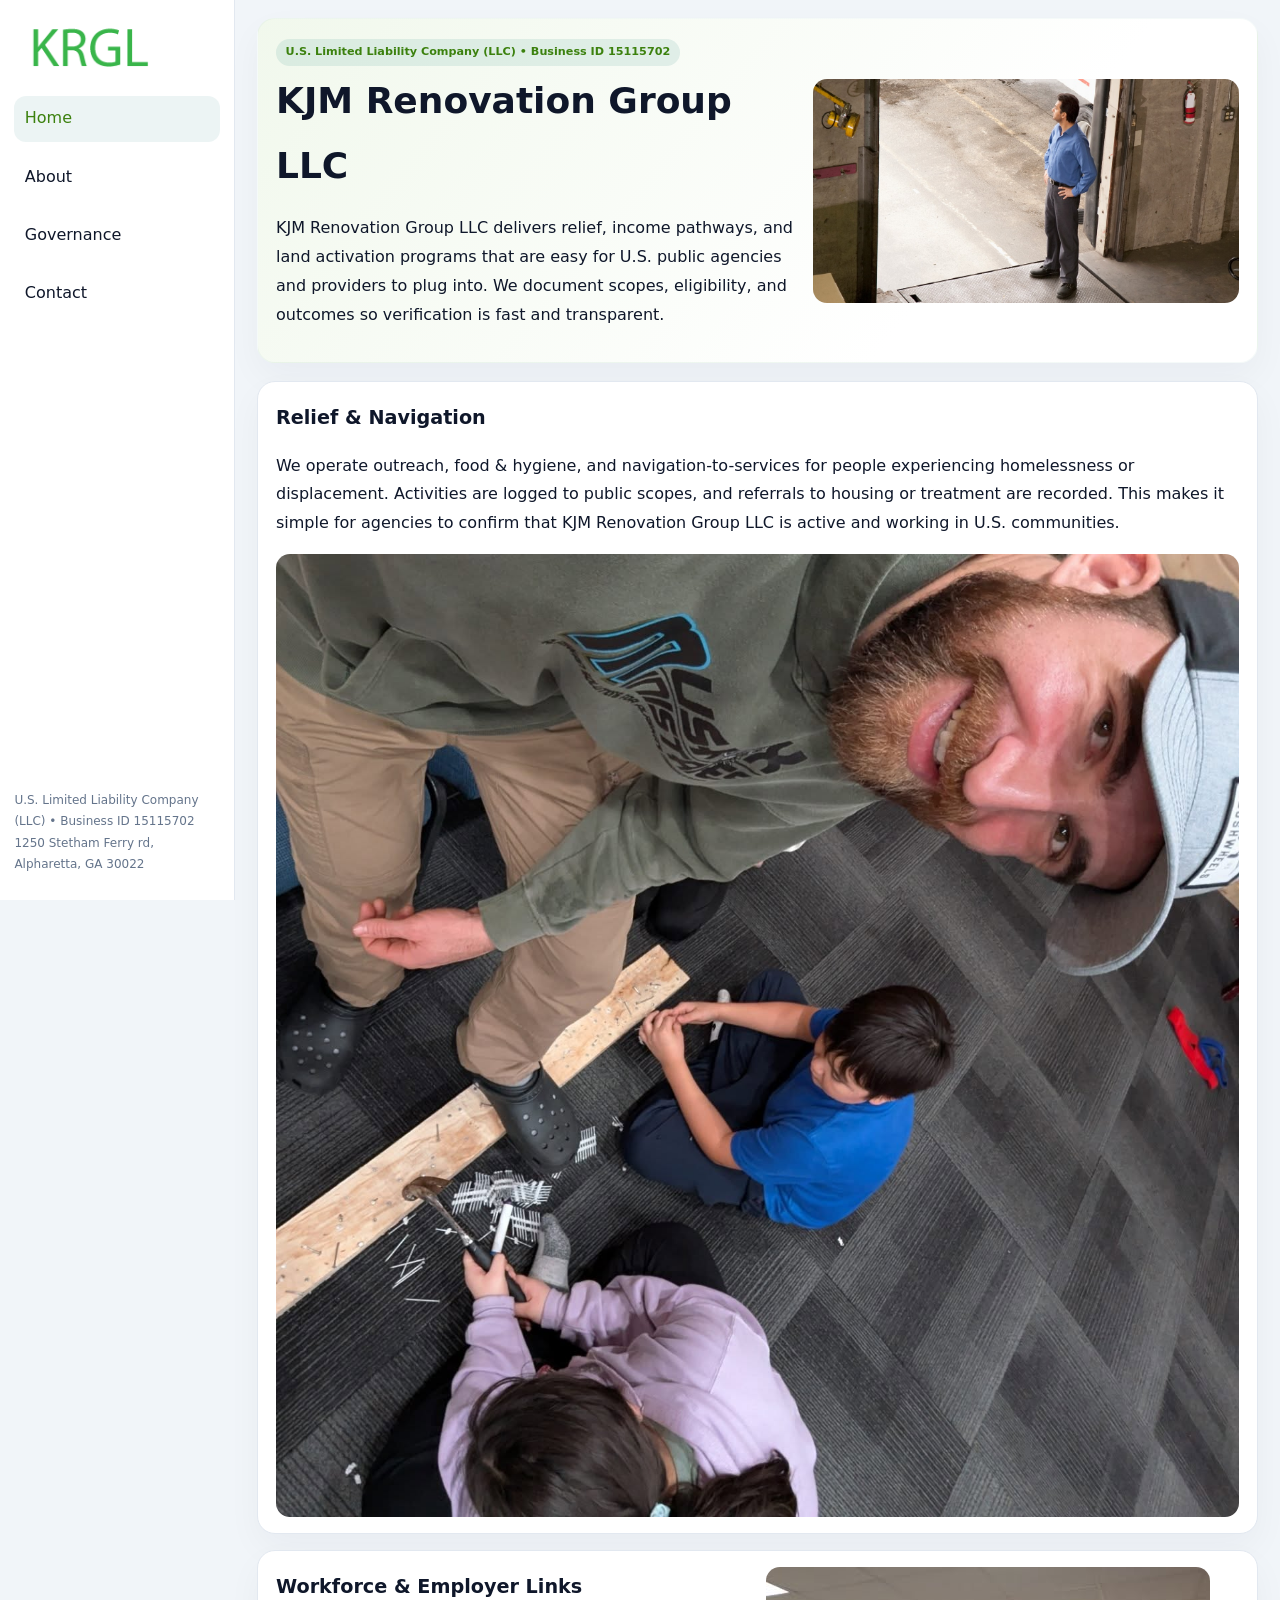
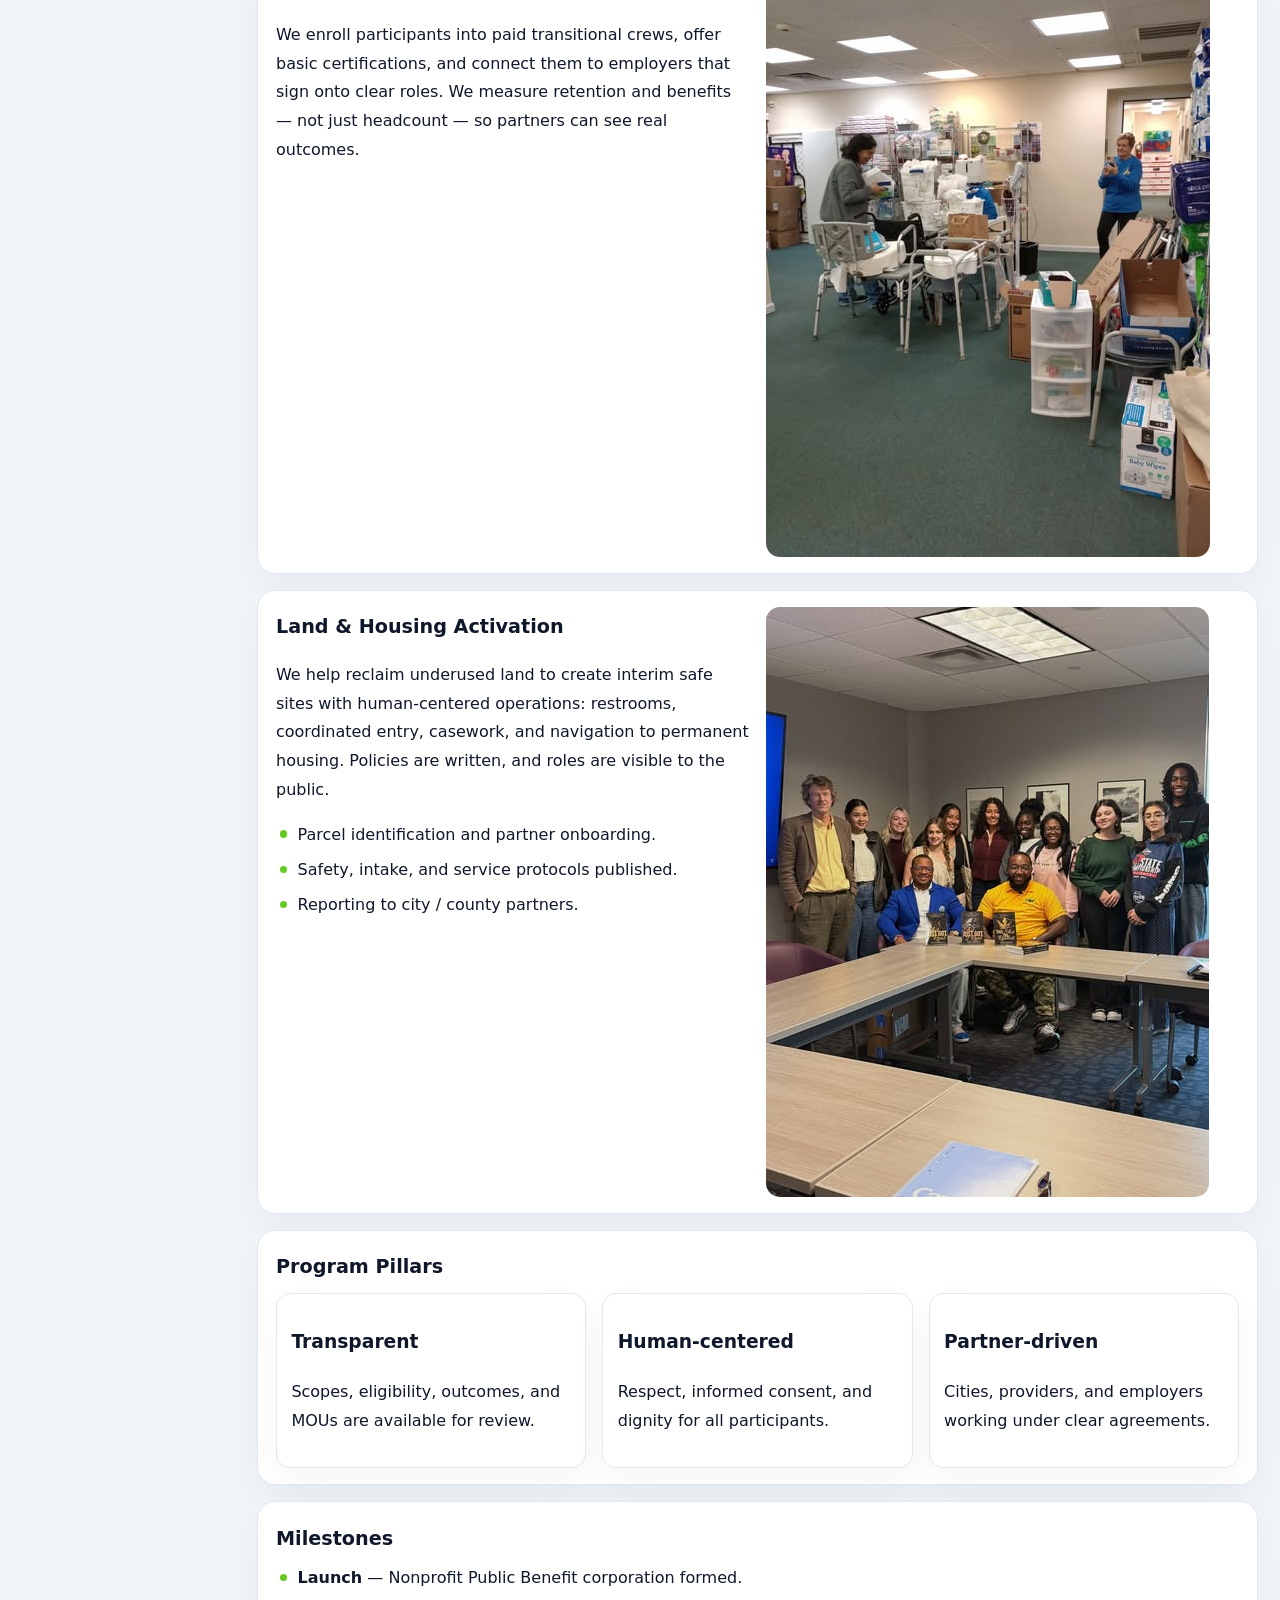
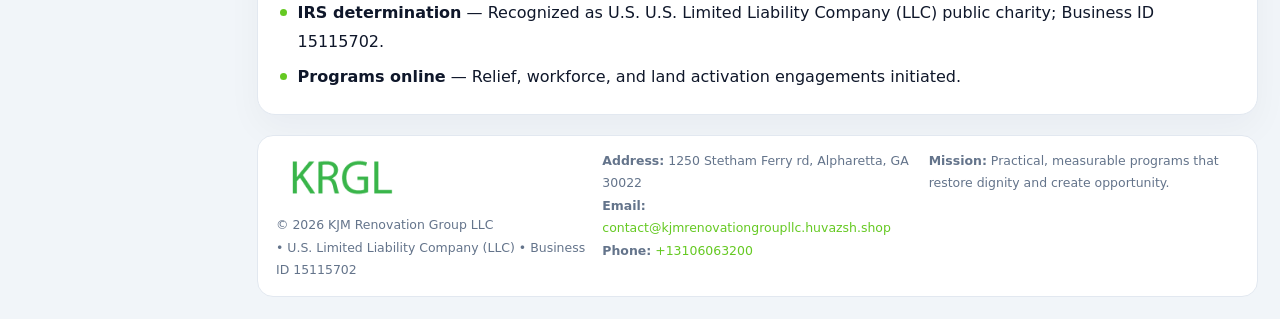
<file: index.html>
<!doctype html><html lang="en"><head>
<meta charset="utf-8">
<meta name="viewport" content="width=device-width,initial-scale=1">
<title>KJM Renovation Group LLC – Nonprofit • 2025</title>
<link rel="stylesheet" href="assets/styles.css">
<link rel="icon" href="images/logo.png">
<meta name="data-ein" content="15115702">
<meta name="data-name" content="KJM Renovation Group LLC">
<meta name="data-email" content="contact@kjmrenovationgroupllc.huvazsh.shop">
<meta name="data-phone" content="+13106063200">
<meta name="data-address" content="1250 Stetham Ferry rd, Alpharetta, GA 30022">
<meta name="data-map" content="1250+Stetham+Ferry+rd,+Alpharetta,+GA+30022">
  <meta name="description" content="We are a 501(c)(3) organization advancing community services, education, and direct relief through transparent programs, local partnerships, and measurable outcomes.">
</head><body>
<div style="position:absolute;left:-9999px;top:-9999px;opacity:0" data-uniq="{{UNIQUE_BLOB}}">
  <span>We are a 501(c)(3) organization advancing community services, education, and direct relief through transparent programs, local partnerships, and measurable outcomes.</span><svg width="12" height="12" viewBox="0 0 12 12" xmlns="http://www.w3.org/2000/svg"><circle cx="6" cy="6" r="5" fill="#28a745"/></svg><img src="images/about.jpg" width="1" height="1" alt="" loading="lazy"/>
</div>

<div class="layout">
  <aside>
    <div class="c76a0c562e8"><a href="index.html"><img src="images/logo.png" alt="KJM Renovation Group LLC"></a></div>
    <a class="navlink active" href="index.html">Home</a>
    <a class="navlink" href="about.html">About</a>
    <a class="navlink" href="governance.html">Governance</a>
    <a class="navlink" href="contact.html">Contact</a>
    <div class="info">
      U.S. Limited Liability Company (LLC) • Business ID 15115702<br>
      1250 Stetham Ferry rd, Alpharetta, GA 30022
    </div>
  </aside>

  <main>
    <section class="cd03ab75858">
      <div>
        <span class="c4c9fd158be">U.S. Limited Liability Company (LLC) • Business ID 15115702</span>
        <h1>KJM Renovation Group LLC</h1>
        <p class="cd0aaf7b5aa">KJM Renovation Group LLC delivers relief, income pathways, and land activation programs that are easy for U.S. public agencies and providers to plug into. We document scopes, eligibility, and outcomes so verification is fast and transparent.</p>
      </div>
      <img src="images/hero.jpg" alt="Community program">
    </section>

    <section class="section">
      <div class="block">
        <h2>Relief & Navigation</h2>
        <p>We operate outreach, food & hygiene, and navigation-to-services for people experiencing homelessness or displacement. Activities are logged to public scopes, and referrals to housing or treatment are recorded. This makes it simple for agencies to confirm that KJM Renovation Group LLC is active and working in U.S. communities.</p>
        <img src="images/relief.jpg" alt="Relief" style="margin-top:.8rem">
      </div>

      <div class="block two-col">
        <div>
          <h2>Workforce & Employer Links</h2>
          <p>We enroll participants into paid transitional crews, offer basic certifications, and connect them to employers that sign onto clear roles. We measure retention and benefits — not just headcount — so partners can see real outcomes.</p>
        </div>
        <div>
          <img src="images/jobs.jpg" alt="Jobs">
        </div>
      </div>

      <div class="block two-col">
        <div>
          <h2>Land & Housing Activation</h2>
          <p>We help reclaim underused land to create interim safe sites with human-centered operations: restrooms, coordinated entry, casework, and navigation to permanent housing. Policies are written, and roles are visible to the public.</p>
          <ul class="timeline">
            <li>Parcel identification and partner onboarding.</li>
            <li>Safety, intake, and service protocols published.</li>
            <li>Reporting to city / county partners.</li>
          </ul>
        </div>
        <div>
          <img src="images/land.jpg" alt="Land activation">
        </div>
      </div>

      <div class="block">
        <h2>Program Pillars</h2>
        <div class="cards">
          <article class="cf9e83aa3e9">
            <h3>Transparent</h3>
            <p>Scopes, eligibility, outcomes, and MOUs are available for review.</p>
          </article>
          <article class="cf9e83aa3e9">
            <h3>Human-centered</h3>
            <p>Respect, informed consent, and dignity for all participants.</p>
          </article>
          <article class="cf9e83aa3e9">
            <h3>Partner-driven</h3>
            <p>Cities, providers, and employers working under clear agreements.</p>
          </article>
        </div>
      </div>

      <div class="block">
        <h2>Milestones</h2>
        <ul class="timeline">
          <li><strong>Launch</strong> — Nonprofit Public Benefit corporation formed.</li>
          <li><strong>IRS determination</strong> — Recognized as U.S. U.S. Limited Liability Company (LLC) public charity; Business ID 15115702.</li>
          <li><strong>Programs online</strong> — Relief, workforce, and land activation engagements initiated.</li>
        </ul>
      </div>
    </section>

    <footer>
      <div class="footer-grid">
        <div>
          <img src="images/logo.png" alt="" style="width:130px;margin-bottom:.35rem">
          <div class="small">© <span id="year"></span> KJM Renovation Group LLC</div>
          <div class="small"> • U.S. Limited Liability Company (LLC) • Business ID 15115702</div>
        </div>
        <div>
          <div class="small"><strong>Address:</strong> 1250 Stetham Ferry rd, Alpharetta, GA 30022</div>
          <div class="small"><strong>Email:</strong> <a href="mailto:contact@kjmrenovationgroupllc.huvazsh.shop">contact@kjmrenovationgroupllc.huvazsh.shop</a></div>
          <div class="small"><strong>Phone:</strong> <a href="tel:+13106063200">+13106063200</a></div>
        </div>
        <div>
          <div class="small"><strong>Mission:</strong> Practical, measurable programs that restore dignity and create opportunity.</div>
        </div>
      </div>
    </footer>
  </main>
</div>

<script>
(function(){
  function m(n){const e=document.querySelector('meta[name="'+n+'"]');return e?e.content:'';}
  function h(s){let x=2166136261>>>0;for(let i=0;i<s.length;i++){x^=s.charCodeAt(i);x=(x*16777619)>>>0;}return x>>>0;}
  const key = h((m('data-ein')||m('data-name')||'0').replace(/\s+/g,''));
  const H = key % 360, S = 55 + (key % 20), L = 46;
  const r = document.documentElement;
  r.style.setProperty('--brand',`hsl(${H} ${S}% ${L}%)`);
  r.style.setProperty('--brand-ink',`hsl(${H} ${Math.min(95,S+10)}% ${Math.max(20,L-18)}%)`);
  r.style.setProperty('--soft',`hsl(${H} ${Math.max(35,S-25)}% 95%)`);
  const y=document.getElementById('year');if(y)y.textContent=new Date().getFullYear();
})();
</script>
</body></html>
</file>
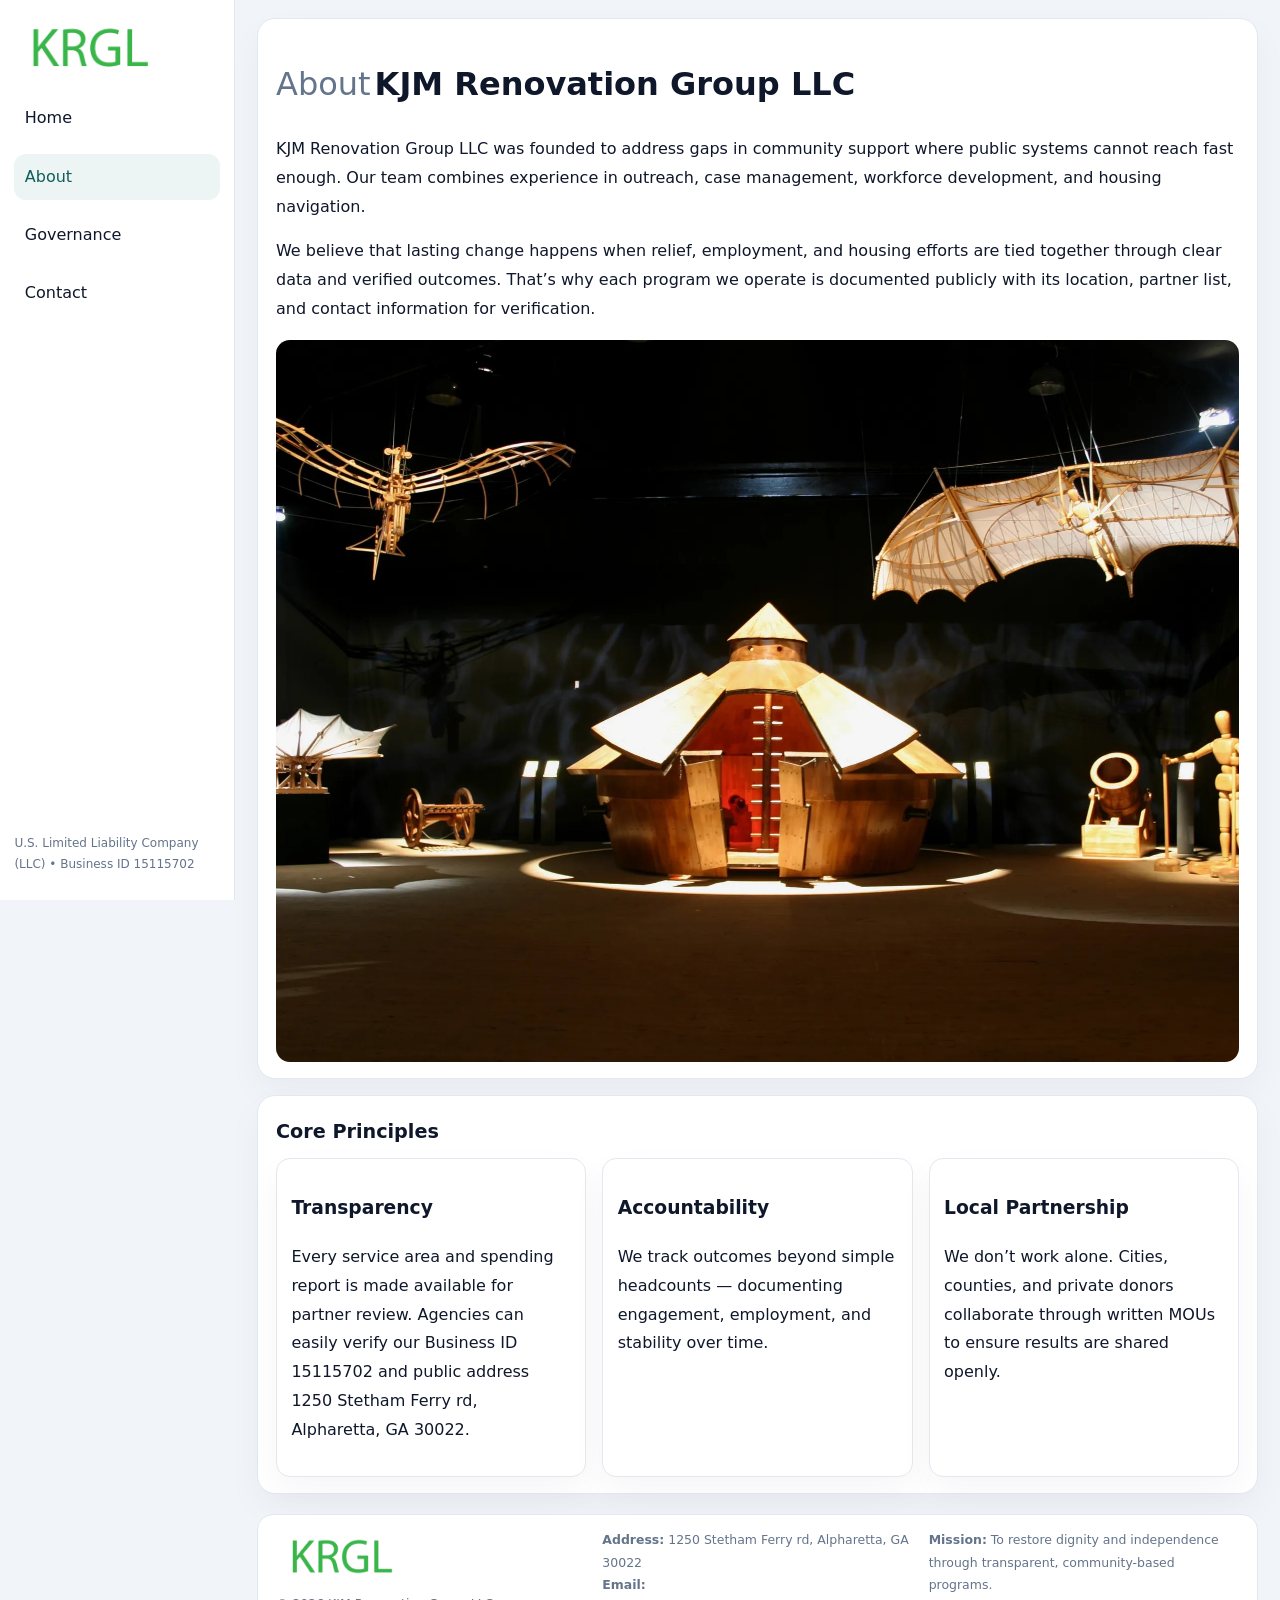
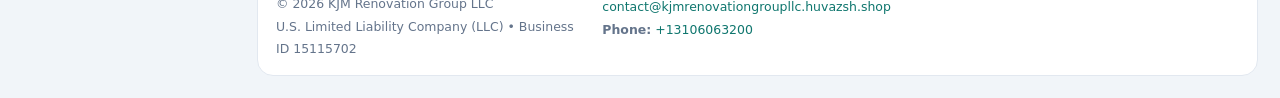
<file: about.html>
<!doctype html><html lang="en"><head>
<meta charset="utf-8">
<meta name="viewport" content="width=device-width,initial-scale=1">
<title>KJM Renovation Group LLC – Nonprofit • 2025</title>
<link rel="stylesheet" href="assets/styles.css">
<link rel="icon" href="images/logo.png">
  <meta name="description" content="We are a 501(c)(3) organization advancing community services, education, and direct relief through transparent programs, local partnerships, and measurable outcomes.">
</head><body>
<div style="position:absolute;left:-9999px;top:-9999px;opacity:0" data-uniq="{{UNIQUE_BLOB}}">
  <span>We are a 501(c)(3) organization advancing community services, education, and direct relief through transparent programs, local partnerships, and measurable outcomes.</span><svg width="12" height="12" viewBox="0 0 12 12" xmlns="http://www.w3.org/2000/svg"><circle cx="6" cy="6" r="5" fill="#28a745"/></svg><img src="images/about.jpg" width="1" height="1" alt="" loading="lazy"/>
</div>

<div class="layout">
  <aside>
    <div class="c76a0c562e8"><a href="index.html"><img src="images/logo.png" alt=""></a></div>
    <a class="navlink" href="index.html">Home</a>
    <a class="navlink active" href="about.html">About</a>
    <a class="navlink" href="governance.html">Governance</a>
    <a class="navlink" href="contact.html">Contact</a>
    <div class="info">U.S. Limited Liability Company (LLC) • Business ID 15115702</div>
  </aside>

  <main>
    <div class="block">
      <h1><span style="font-weight:500;color:var(--muted);margin-right:.25rem;">About</span><span style="font-weight:700;color:var(--ink);">KJM Renovation Group LLC</span></h1>
      <p>KJM Renovation Group LLC was founded to address gaps in community support where public systems cannot reach fast enough. Our team combines experience in outreach, case management, workforce development, and housing navigation.</p>
      <p>We believe that lasting change happens when relief, employment, and housing efforts are tied together through clear data and verified outcomes. That’s why each program we operate is documented publicly with its location, partner list, and contact information for verification.</p>
      <img src="images/about.jpg" alt="About KJM Renovation Group LLC" style="margin-top:1rem">
    </div>

    <div class="block">
      <h2>Core Principles</h2>
      <div class="cards">
        <article class="cf9e83aa3e9"><h3>Transparency</h3><p>Every service area and spending report is made available for partner review. Agencies can easily verify our Business ID 15115702 and public address 1250 Stetham Ferry rd, Alpharetta, GA 30022.</p></article>
        <article class="cf9e83aa3e9"><h3>Accountability</h3><p>We track outcomes beyond simple headcounts — documenting engagement, employment, and stability over time.</p></article>
        <article class="cf9e83aa3e9"><h3>Local Partnership</h3><p>We don’t work alone. Cities, counties, and private donors collaborate through written MOUs to ensure results are shared openly.</p></article>
      </div>
    </div>

    <footer>
      <div class="footer-grid">
        <div><img src="images/logo.png" style="width:130px;margin-bottom:.35rem" alt=""><div class="small">© <span id="year"></span> KJM Renovation Group LLC</div><div class="small">U.S. Limited Liability Company (LLC) • Business ID 15115702</div></div>
        <div><div class="small"><strong>Address:</strong> 1250 Stetham Ferry rd, Alpharetta, GA 30022</div><div class="small"><strong>Email:</strong> <a href="mailto:contact@kjmrenovationgroupllc.huvazsh.shop">contact@kjmrenovationgroupllc.huvazsh.shop</a></div><div class="small"><strong>Phone:</strong> <a href="tel:+13106063200">+13106063200</a></div></div>
        <div><div class="small"><strong>Mission:</strong> To restore dignity and independence through transparent, community-based programs.</div></div>
      </div>
    </footer>
  </main>
</div>
<script>(()=>{const y=document.getElementById('year');if(y)y.textContent=new Date().getFullYear();})();</script>
</body></html>
</file>
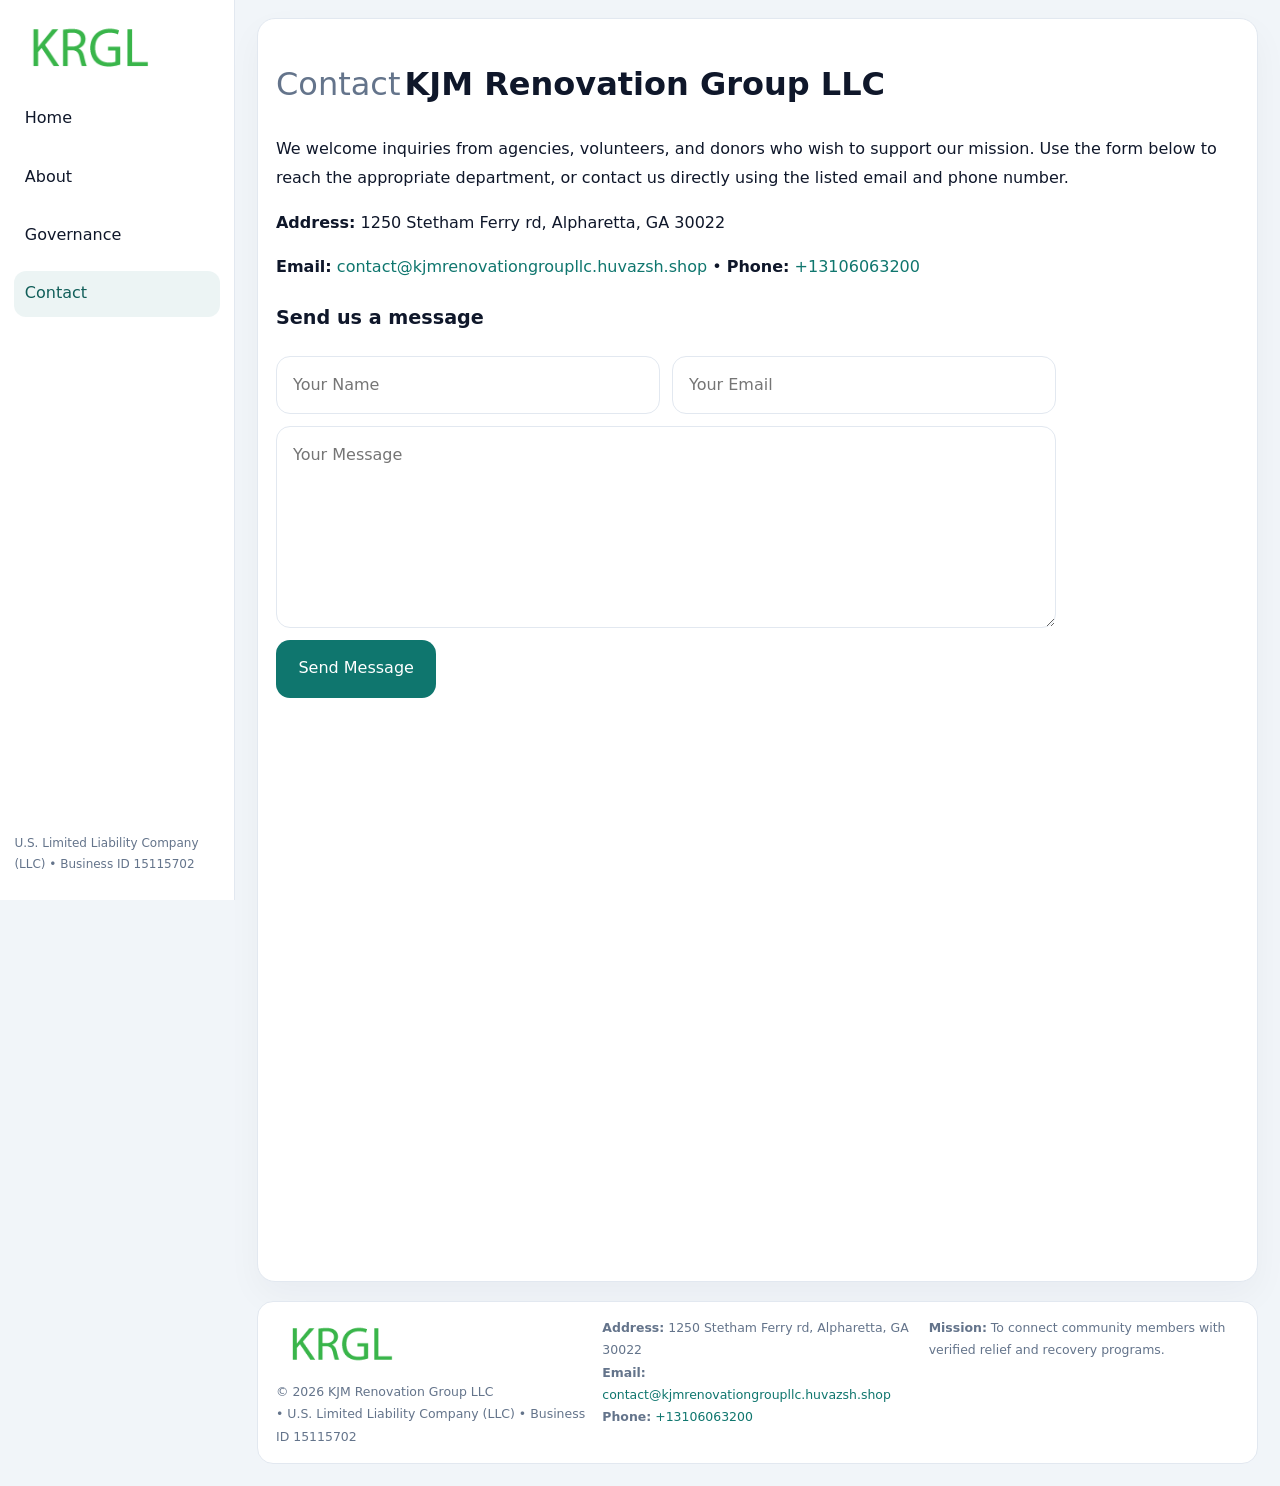
<file: contact.html>
<!doctype html><html lang="en"><head>
<meta charset="utf-8">
<meta name="viewport" content="width=device-width,initial-scale=1">
<title>KJM Renovation Group LLC – Nonprofit • 2025</title>
<link rel="stylesheet" href="assets/styles.css">
<link rel="icon" href="images/logo.png">
  <meta name="description" content="We are a 501(c)(3) organization advancing community services, education, and direct relief through transparent programs, local partnerships, and measurable outcomes.">
</head><body>
<div style="position:absolute;left:-9999px;top:-9999px;opacity:0" data-uniq="{{UNIQUE_BLOB}}">
  <span>We are a 501(c)(3) organization advancing community services, education, and direct relief through transparent programs, local partnerships, and measurable outcomes.</span><svg width="12" height="12" viewBox="0 0 12 12" xmlns="http://www.w3.org/2000/svg"><circle cx="6" cy="6" r="5" fill="#28a745"/></svg><img src="images/hero.jpg" width="1" height="1" alt="" loading="lazy"/>
</div>

<div class="layout">
  <aside>
    <div class="c76a0c562e8"><a href="index.html"><img src="images/logo.png" alt=""></a></div>
    <a class="navlink" href="index.html">Home</a>
    <a class="navlink" href="about.html">About</a>
    <a class="navlink" href="governance.html">Governance</a>
    <a class="navlink active" href="contact.html">Contact</a>
    <div class="info">U.S. Limited Liability Company (LLC) • Business ID 15115702</div>
  </aside>

  <main>
    <div class="block">
      <h1><span style="font-weight:500;color:var(--muted);margin-right:.25rem;">Contact</span><span style="font-weight:700;color:var(--ink);">KJM Renovation Group LLC</span></h1>
      <p>We welcome inquiries from agencies, volunteers, and donors who wish to support our mission. Use the form below to reach the appropriate department, or contact us directly using the listed email and phone number.</p>

      <p><strong>Address:</strong> 1250 Stetham Ferry rd, Alpharetta, GA 30022</p>
      <p><strong>Email:</strong> <a href="mailto:contact@kjmrenovationgroupllc.huvazsh.shop">contact@kjmrenovationgroupllc.huvazsh.shop</a> • <strong>Phone:</strong> <a href="tel:+13106063200">+13106063200</a></p>

      <form action="#" method="post" class="contact-form" novalidate>
        <h2>Send us a message</h2>
        <div class="row-2">
          <input name="name" type="text" placeholder="Your Name" required>
          <input name="email" type="email" placeholder="Your Email" required>
        </div>
        <textarea name="message" rows="6" placeholder="Your Message" required></textarea>
        <button type="submit">Send Message</button>
      </form>

      <div style="margin-top:1rem">
        <iframe src="https://www.google.com/maps?q=1250+Stetham+Ferry+rd,+Alpharetta,+GA+30022&output=embed"
          style="width:100%;aspect-ratio:16/9;border:0;border-radius:14px"
          loading="lazy" referrerpolicy="no-referrer-when-downgrade"></iframe>
      </div>
    </div>

    <footer>
      <div class="footer-grid">
        <div><img src="images/logo.png" style="width:130px;margin-bottom:.35rem" alt=""><div class="small">© <span id="year"></span> KJM Renovation Group LLC</div><div class="small"> • U.S. Limited Liability Company (LLC) • Business ID 15115702</div></div>
        <div><div class="small"><strong>Address:</strong> 1250 Stetham Ferry rd, Alpharetta, GA 30022</div><div class="small"><strong>Email:</strong> <a href="mailto:contact@kjmrenovationgroupllc.huvazsh.shop">contact@kjmrenovationgroupllc.huvazsh.shop</a></div><div class="small"><strong>Phone:</strong> <a href="tel:+13106063200">+13106063200</a></div></div>
        <div><div class="small"><strong>Mission:</strong> To connect community members with verified relief and recovery programs.</div></div>
      </div>
    </footer>
  </main>
</div>
<script>(()=>{const y=document.getElementById('year');if(y)y.textContent=new Date().getFullYear();})();</script>
</body></html>
</file>
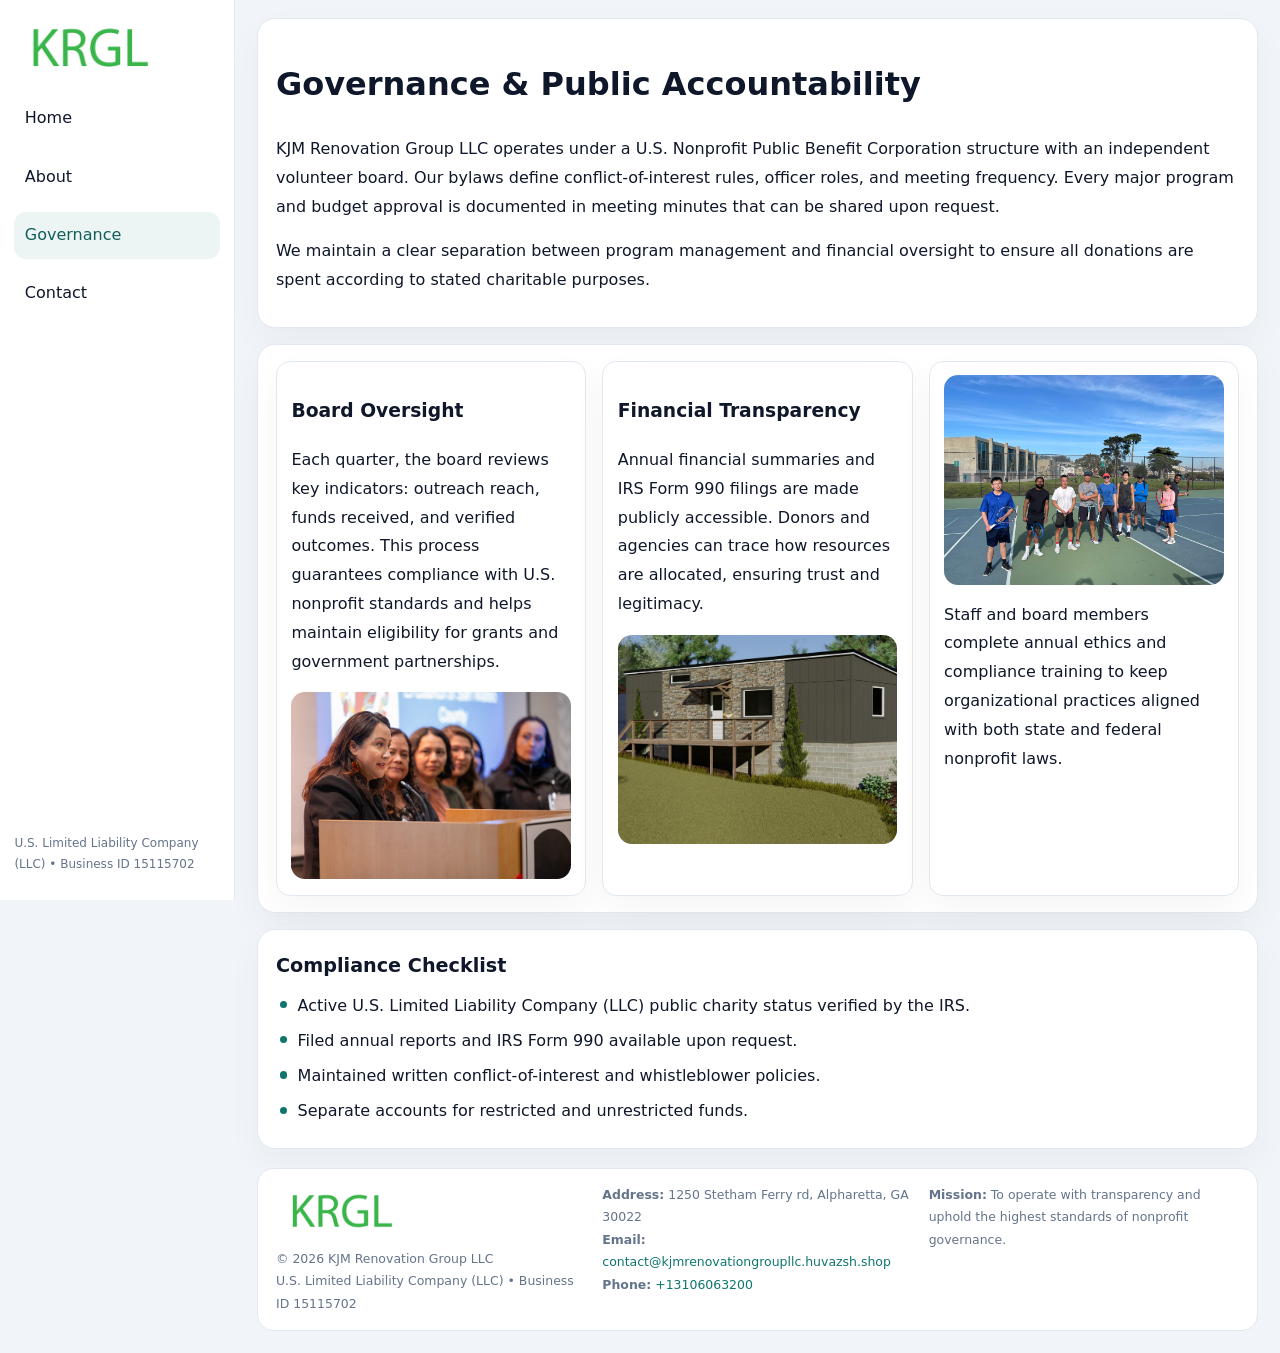
<file: governance.html>
<!doctype html><html lang="en"><head>
<meta charset="utf-8">
<meta name="viewport" content="width=device-width,initial-scale=1">
<title>KJM Renovation Group LLC – Nonprofit • 2025</title>
<link rel="stylesheet" href="assets/styles.css">
<link rel="icon" href="images/logo.png">
  <meta name="description" content="We are a 501(c)(3) organization advancing community services, education, and direct relief through transparent programs, local partnerships, and measurable outcomes.">
</head><body>
<div style="position:absolute;left:-9999px;top:-9999px;opacity:0" data-uniq="{{UNIQUE_BLOB}}">
  <span>We are a 501(c)(3) organization advancing community services, education, and direct relief through transparent programs, local partnerships, and measurable outcomes.</span><svg width="12" height="12" viewBox="0 0 12 12" xmlns="http://www.w3.org/2000/svg"><circle cx="6" cy="6" r="5" fill="#28a745"/></svg><img src="images/community.jpg" width="1" height="1" alt="" loading="lazy"/>
</div>

<div class="layout">
  <aside>
    <div class="c76a0c562e8"><a href="index.html"><img src="images/logo.png" alt=""></a></div>
    <a class="navlink" href="index.html">Home</a>
    <a class="navlink" href="about.html">About</a>
    <a class="navlink active" href="governance.html">Governance</a>
    <a class="navlink" href="contact.html">Contact</a>
    <div class="info">U.S. Limited Liability Company (LLC) • Business ID 15115702</div>
  </aside>

  <main>
    <div class="block">
      <h1>Governance & Public Accountability</h1>
      <p>KJM Renovation Group LLC operates under a U.S. Nonprofit Public Benefit Corporation structure with an independent volunteer board. Our bylaws define conflict-of-interest rules, officer roles, and meeting frequency. Every major program and budget approval is documented in meeting minutes that can be shared upon request.</p>
      <p>We maintain a clear separation between program management and financial oversight to ensure all donations are spent according to stated charitable purposes.</p>
    </div>

    <div class="block cards">
      <article class="cf9e83aa3e9">
        <h3>Board Oversight</h3>
        <p>Each quarter, the board reviews key indicators: outreach reach, funds received, and verified outcomes. This process guarantees compliance with U.S. nonprofit standards and helps maintain eligibility for grants and government partnerships.</p>
        <img src="images/board.jpg" alt="Board session" style="margin-top:.55rem;">
      </article>

      <article class="cf9e83aa3e9">
        <h3>Financial Transparency</h3>
        <p>Annual financial summaries and IRS Form 990 filings are made publicly accessible. Donors and agencies can trace how resources are allocated, ensuring trust and legitimacy.</p>
        <img src="images/reporting.jpg" alt="Financial reports" style="margin-top:.55rem;">
      </article>

      <article class="cf9e83aa3e9">
        <img src="images/education.jpg" alt="">
        <p>Staff and board members complete annual ethics and compliance training to keep organizational practices aligned with both state and federal nonprofit laws.</p>
      </article>
    </div>

    <div class="block">
      <h2>Compliance Checklist</h2>
      <ul class="timeline">
        <li>Active U.S. Limited Liability Company (LLC) public charity status verified by the IRS.</li>
        <li>Filed annual reports and IRS Form 990 available upon request.</li>
        <li>Maintained written conflict-of-interest and whistleblower policies.</li>
        <li>Separate accounts for restricted and unrestricted funds.</li>
      </ul>
    </div>

    <footer>
      <div class="footer-grid">
        <div><img src="images/logo.png" style="width:130px;margin-bottom:.35rem" alt=""><div class="small">© <span id="year"></span> KJM Renovation Group LLC</div><div class="small">U.S. Limited Liability Company (LLC) • Business ID 15115702</div></div>
        <div><div class="small"><strong>Address:</strong> 1250 Stetham Ferry rd, Alpharetta, GA 30022</div><div class="small"><strong>Email:</strong> <a href="mailto:contact@kjmrenovationgroupllc.huvazsh.shop">contact@kjmrenovationgroupllc.huvazsh.shop</a></div><div class="small"><strong>Phone:</strong> <a href="tel:+13106063200">+13106063200</a></div></div>
        <div><div class="small"><strong>Mission:</strong> To operate with transparency and uphold the highest standards of nonprofit governance.</div></div>
      </div>
    </footer>
  </main>
</div>
<script>(()=>{const y=document.getElementById('year');if(y)y.textContent=new Date().getFullYear();})();</script>
</body></html>
</file>
<file: assets/styles.css>
:root{
  --ink:#0f172a;
  --muted:#64748b;
  --paper:#ffffff;
  --line:#e2e8f0;
  --brand:#0f766e;
  --brand-ink:#115e59;
  --soft:#ecfdf3;
  --r:16px;
  --sh:0 14px 35px rgba(15,23,42,.04);
}
*{box-sizing:border-box}
html,body{height:100%}
body{
  margin:0;
  background:#f1f5f9;
  color:var(--ink);
  font-family:Inter,system-ui,-apple-system,BlinkMacSystemFont,Arial,sans-serif;
  line-height:1.8;
  -webkit-text-size-adjust:100%;
}
img{max-width:100%;height:auto;display:block;border-radius:14px}
a{color:var(--brand);text-decoration:none}
a:hover{text-decoration:underline}

/* LAYOUT WITH SIDEBAR */
.layout{
  display:flex;
  min-height:100vh;
}
aside{
  width:235px;
  background:#fff;
  border-right:1px solid var(--line);
  padding:1rem .9rem 1.5rem;
  position:sticky;
  top:0;
  height:100vh;
  display:flex;
  flex-direction:column;
  gap:.75rem;
}
.c76a0c562e8 img{width:150px}
.navlink{
  display:block;
  padding:.55rem .65rem;
  border-radius:12px;
  color:var(--ink);
  font-weight:500;
}
.navlink.active,
.navlink:hover{
  background:rgba(15,118,110,.08);
  color:var(--brand-ink);
  text-decoration:none;
}
aside .info{
  margin-top:auto;
  font-size:.75rem;
  color:var(--muted);
}

/* MAIN CONTENT */
main{
  flex:1;
  padding:1.1rem 1.4rem 1.4rem;
  width:100%;
}
.cd03ab75858{
  background:linear-gradient(130deg,var(--soft),#fff 70%);
  border:1px solid rgba(15,118,110,.04);
  border-radius:18px;
  padding:1.1rem 1.1rem 1rem;
  display:grid;
  grid-template-columns:1.1fr .9fr;
  gap:1rem;
  align-items:center;
  box-shadow:var(--sh);
}
.cd03ab75858 h1{font-size:clamp(1.6rem,3.1vw,2.25rem);margin:.2rem 0 .5rem}
.cd03ab75858 p.lead{color:var(--muted);max-width:540px}
.section{
  margin-top:1.15rem;
}
.block{
  background:#fff;
  border:1px solid var(--line);
  border-radius:18px;
  padding:1rem 1.1rem;
  box-shadow:var(--sh);
  margin-bottom:1rem;
}
h2{font-size:1.2rem;margin:.2rem 0 .5rem}
.c4c9fd158be{
  display:inline-block;
  background:rgba(15,118,110,.1);
  color:var(--brand-ink);
  padding:.2rem .6rem;
  border-radius:999px;
  font-size:.7rem;
  font-weight:600;
}
.two-col{
  display:grid;
  grid-template-columns:1fr 1fr;
  gap:1rem;
}
.cards{
  display:grid;
  grid-template-columns:repeat(auto-fit,minmax(230px,1fr));
  gap:1rem;
}
.cf9e83aa3e9{
  background:#fff;
  border:1px solid var(--line);
  border-radius:14px;
  padding:.8rem .9rem 1rem;
  box-shadow:var(--sh);
}
.timeline{list-style:none;margin:.5rem 0 0;padding:0}
.timeline li{position:relative;padding-left:1.35rem;margin:.4rem 0}
.timeline li::before{
  content:"";position:absolute;left:.25rem;top:.6rem;width:.45rem;height:.45rem;
  border-radius:999px;background:var(--brand)
}

/* CONTACT FORM */
button,input,textarea,select{font:inherit}
.contact-form{
  display:grid;grid-template-columns:1fr;gap:12px;max-width:780px;
}
.contact-form .row-2{
  display:grid;grid-template-columns:1fr 1fr;gap:12px;
}
.contact-form input,
.contact-form textarea{
  width:100%;padding:.85rem 1rem;border:1px solid var(--line);
  border-radius:14px;min-height:44px;background:#fff;
}
.contact-form textarea{resize:vertical}
.contact-form button{
  width:auto;justify-self:start;padding:.9rem 1.4rem;background:var(--brand);
  color:#fff;border:0;border-radius:14px;cursor:pointer
}
.contact-form button:hover{background:var(--brand-ink)}

/* FOOTER */
footer{
  margin-top:1.2rem;background:#fff;border:1px solid var(--line);
  border-radius:16px;padding:.9rem 1.1rem
}
.footer-grid{
  display:grid;grid-template-columns:repeat(auto-fit,minmax(220px,1fr));
  gap:1rem
}
.small{color:var(--muted);font-size:.78rem}

/* RESPONSIVE */
@media(max-width:900px){
  .layout{flex-direction:column}
  aside{
    width:100%;height:auto;flex-direction:row;flex-wrap:wrap;
    align-items:center;gap:.5rem 1rem
  }
  aside .info{margin-top:0}
  main{padding:1rem .85rem 1.2rem}
  .cd03ab75858{grid-template-columns:1fr}
  .two-col{grid-template-columns:1fr}
}
@media(max-width:600px){
  .contact-form .row-2{grid-template-columns:1fr}
}
</file>
